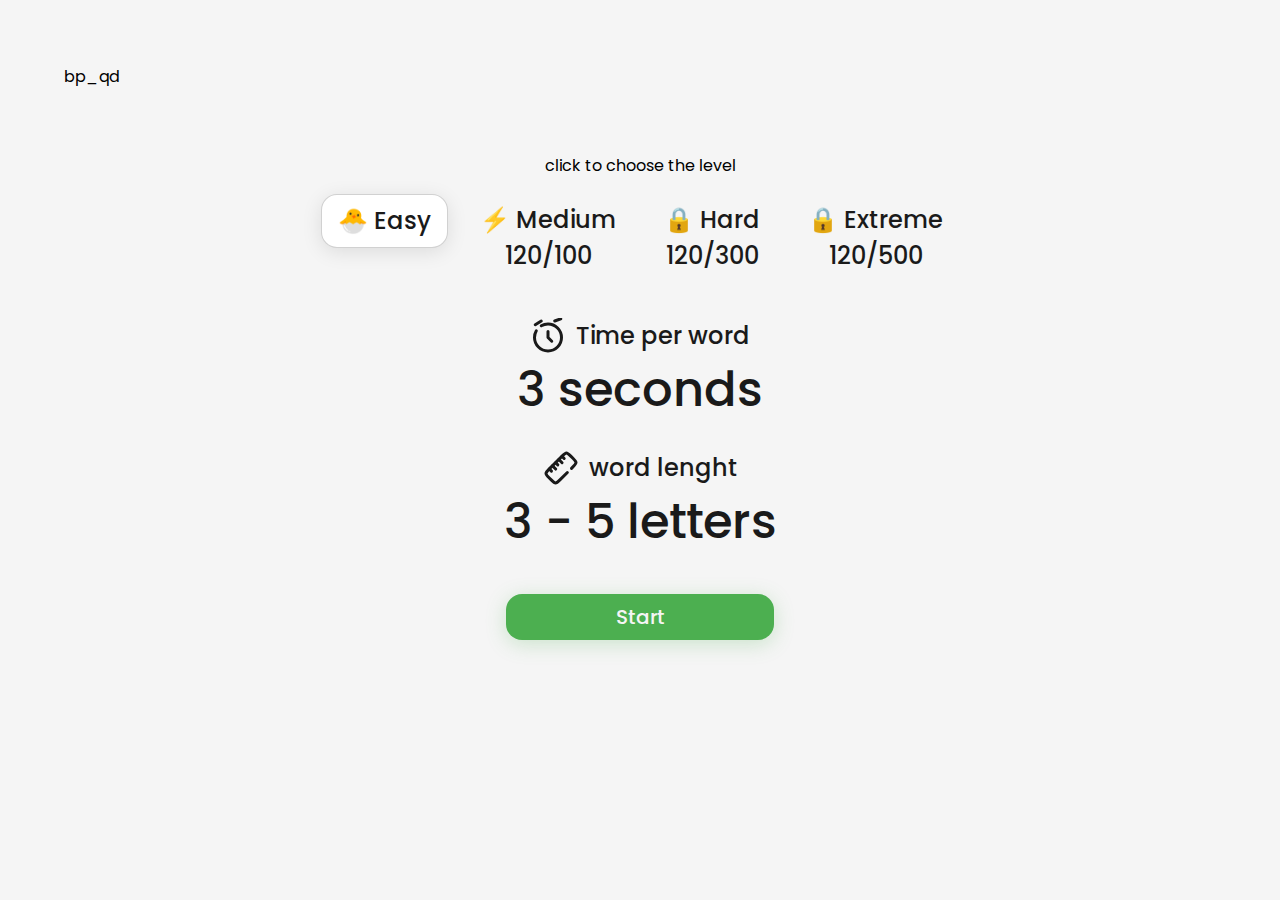
<file: index.html>
bp_qd
<!DOCTYPE html>
<html lang="en">

<head>
    <meta charset="UTF-8">
    <meta name="viewport" content="width=device-width, initial-scale=1.0">
    <title>Document</title>
    <link rel="stylesheet" href="styles/index.css">
</head>

<body>




    <h2 id="titula" class="titula"></h2>


    <main class="main3000">
        <div class="div2000">
            <p>click to choose the level</p>
            <div class="div1001">
                <button id="button1" class="button1 acktive">
                    <span>🐣</span>
                    Easy
                </button>
                <button id="button2" class="button1">
                    <span>⚡</span>
                    Medium
                    <br>
                    120/100
                </button>
                <button id="button3" class="button1 ">
                    <span>🔒</span>
                    Hard
                    <br>
                    120/300
                </button>
                <button id="button4" class="button1">
                    <span>🔒</span>
                    Extreme
                    <br>
                    120/500
                </button>
            </div>

        </div>
        <div class="div1000">
            <div class="div1002">
                <div class="d105">
                    <img src="images/alarm.svg" alt="">
                    <p class="p1">Time per word</p>
                </div>
                <h3 class="seconds" id="seconds">3 seconds </h3>
            </div>

            <div class="div1002">
                <div class="d105">
                    <img src="images/ruler.svg" alt="">
                    <p class="p1">word lenght</p>
                </div>
                <h3 class="seconds" id="letters">3 - 5 letters</h3>
            </div>



        </div>
        <button class="button0" id="button0">Start</button>


    </main>

    <script src="scripts/titula.js"></script>
    <script src="scripts/levels.js"></script>
</body>

</html>
</file>
<file: styles/index.css>
@import url(https://fonts.googleapis.com/css?family=Poppins:100,100italic,200,200italic,300,300italic,regular,italic,500,500italic,600,600italic,700,700italic,800,800italic,900,900italic);

* {
  margin: 0;
  padding: 0;
  box-sizing: border-box;
  font-family: Poppins, sans-serif;
}

body {
  padding: 64px;
  background: rgba(245, 245, 245, 1);
}

.titula {
  color: #1a1a1a;
  font-size: 48px;
  font-weight: 500;
  line-height: 72px;
  text-align: center;
  animation: slogan 3s infinite;
}

@keyframes slogan {
  0% {
    opacity: 0;
    transform: translateY(-10px);
  }

  10% {
    opacity: 1;
    transform: translateY(0);
  }

  90% {
    opacity: 1;
    transform: translateY(0);
  }

  100% {
    opacity: 0;
    transform: translateY(10px);
  }
}


.bebra {
  display: flex;
  flex-direction: column;

}

.g {
  margin-top: -24px;
}

.main3000 {
  display: flex;
  margin-top: 64px;
  justify-content: center;
  gap: 36px;
  flex-direction: column;
  align-items: center;

}

.div2000 {
  display: flex;
  flex-direction: column;
  align-items: center;
  gap: 16px;

}


.div1001 {
  display: flex;
  gap: 16px;
  align-items: start;
}

.button1 {
  border-radius: 16px;
  border: none;
  padding: 8px 16px 8px 16px;
  gap: 8px;
  color: rgba(26, 26, 26, 1);
  font-size: 24px;
  font-weight: 500;
  line-height: 36px;
  background-color: transparent;
  cursor: pointer;
}

.acktive {
  background-color: rgba(255, 255, 255, 1);
  box-shadow: 0px 4px 20px 0px rgba(0, 0, 0, 0.1);
  border: 1px solid rgba(26, 26, 26, 0.2);
}

.locked {
  opacity: 0.4;

}


.div1000 {
  display: flex;
  flex-direction: column;
  align-items: center;
  gap: 24px;
}

.div1002 {
  display: flex;
  flex-direction: column;
  align-items: center;
}

.d105 {
  display: flex;
  align-items: center;
  gap: 10px;
}

.p1 {
  color: rgba(26, 26, 26, 1);
  font-size: 24px;
  font-weight: 500;
  line-height: 36px;

}

.seconds {
  color: rgba(26, 26, 26, 1);
  font-size: 48px;
  font-weight: 500;
  line-height: 72px;

}

.button0 {
  padding: 8px 16px;
  border-radius: 16px;
  box-shadow: 0px 4px 20px 0px rgba(76, 175, 80, 0.25);
  background: rgba(76, 175, 80, 1);
  border: none;
  color: rgba(245, 245, 245, 1);
  font-size: 20px;
  font-weight: 500;
  line-height: 30px;
  cursor: pointer;
  width: 268px;
}
</file>
